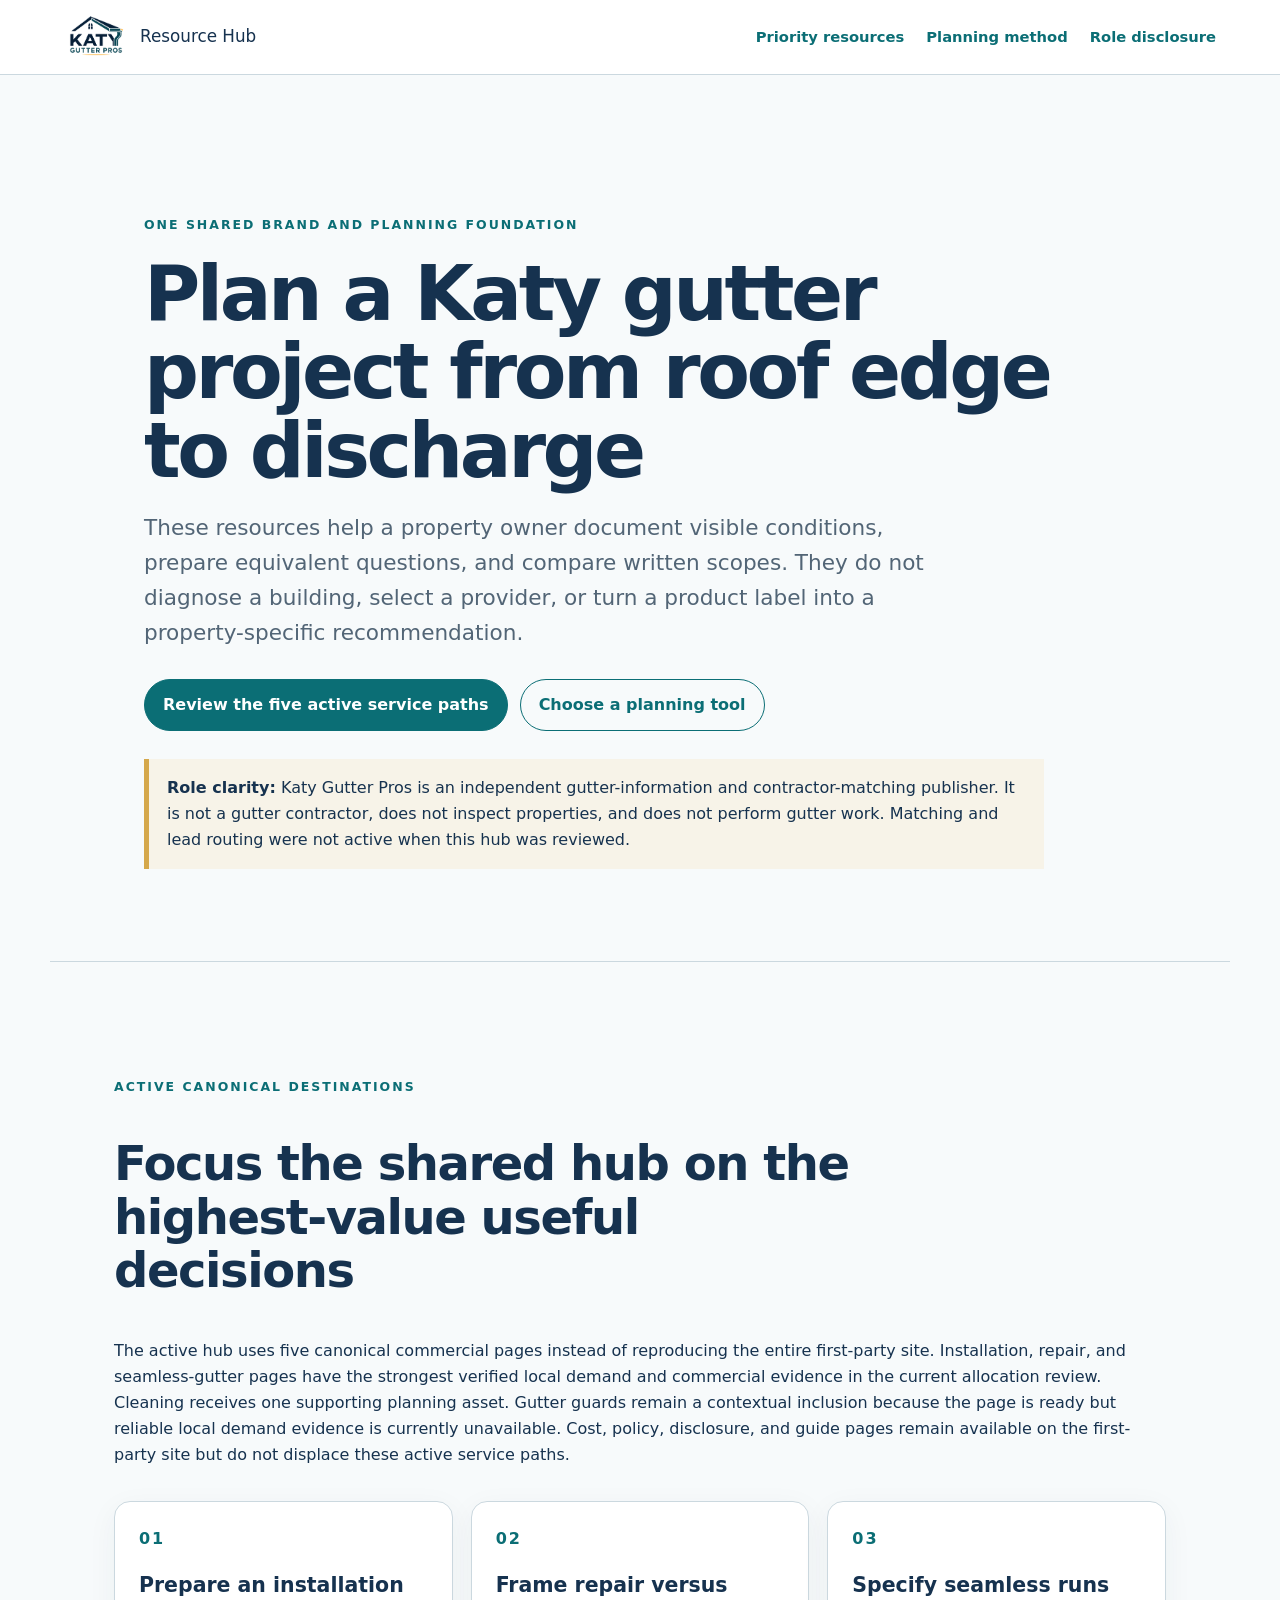
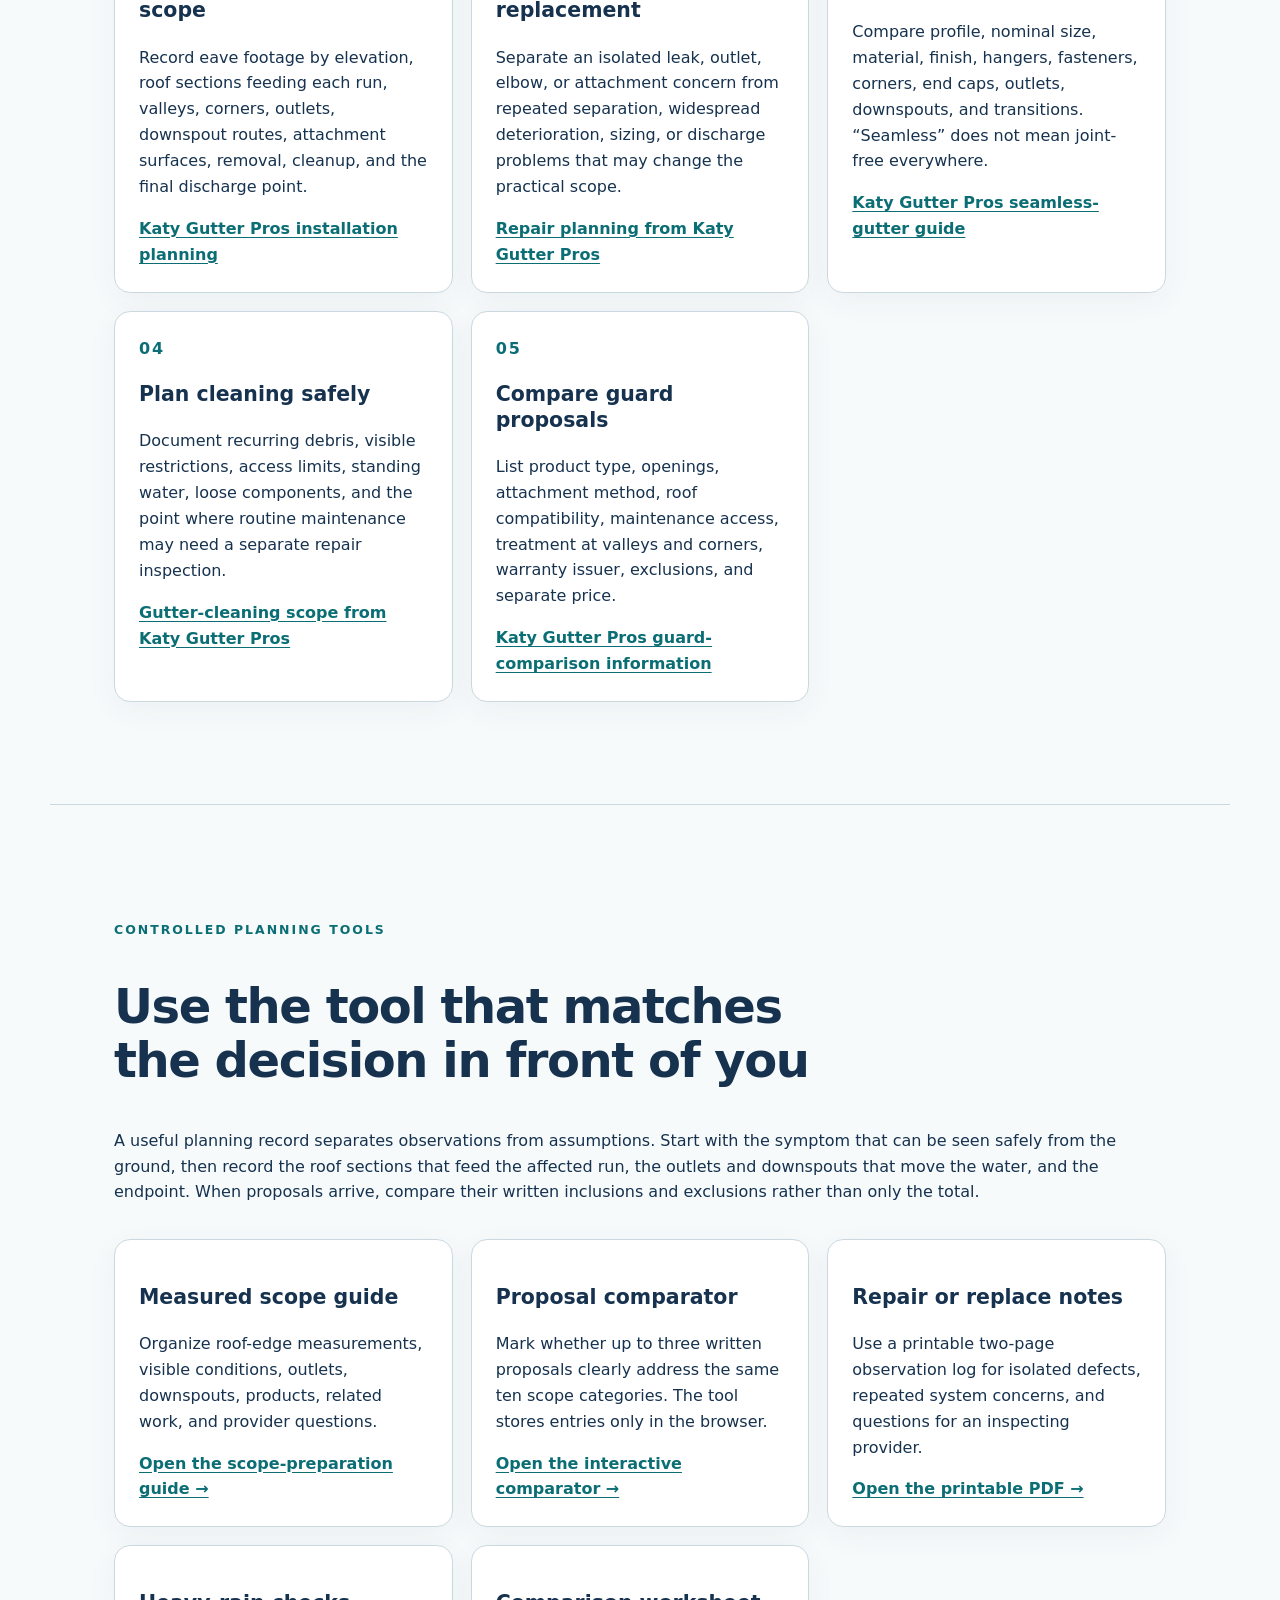
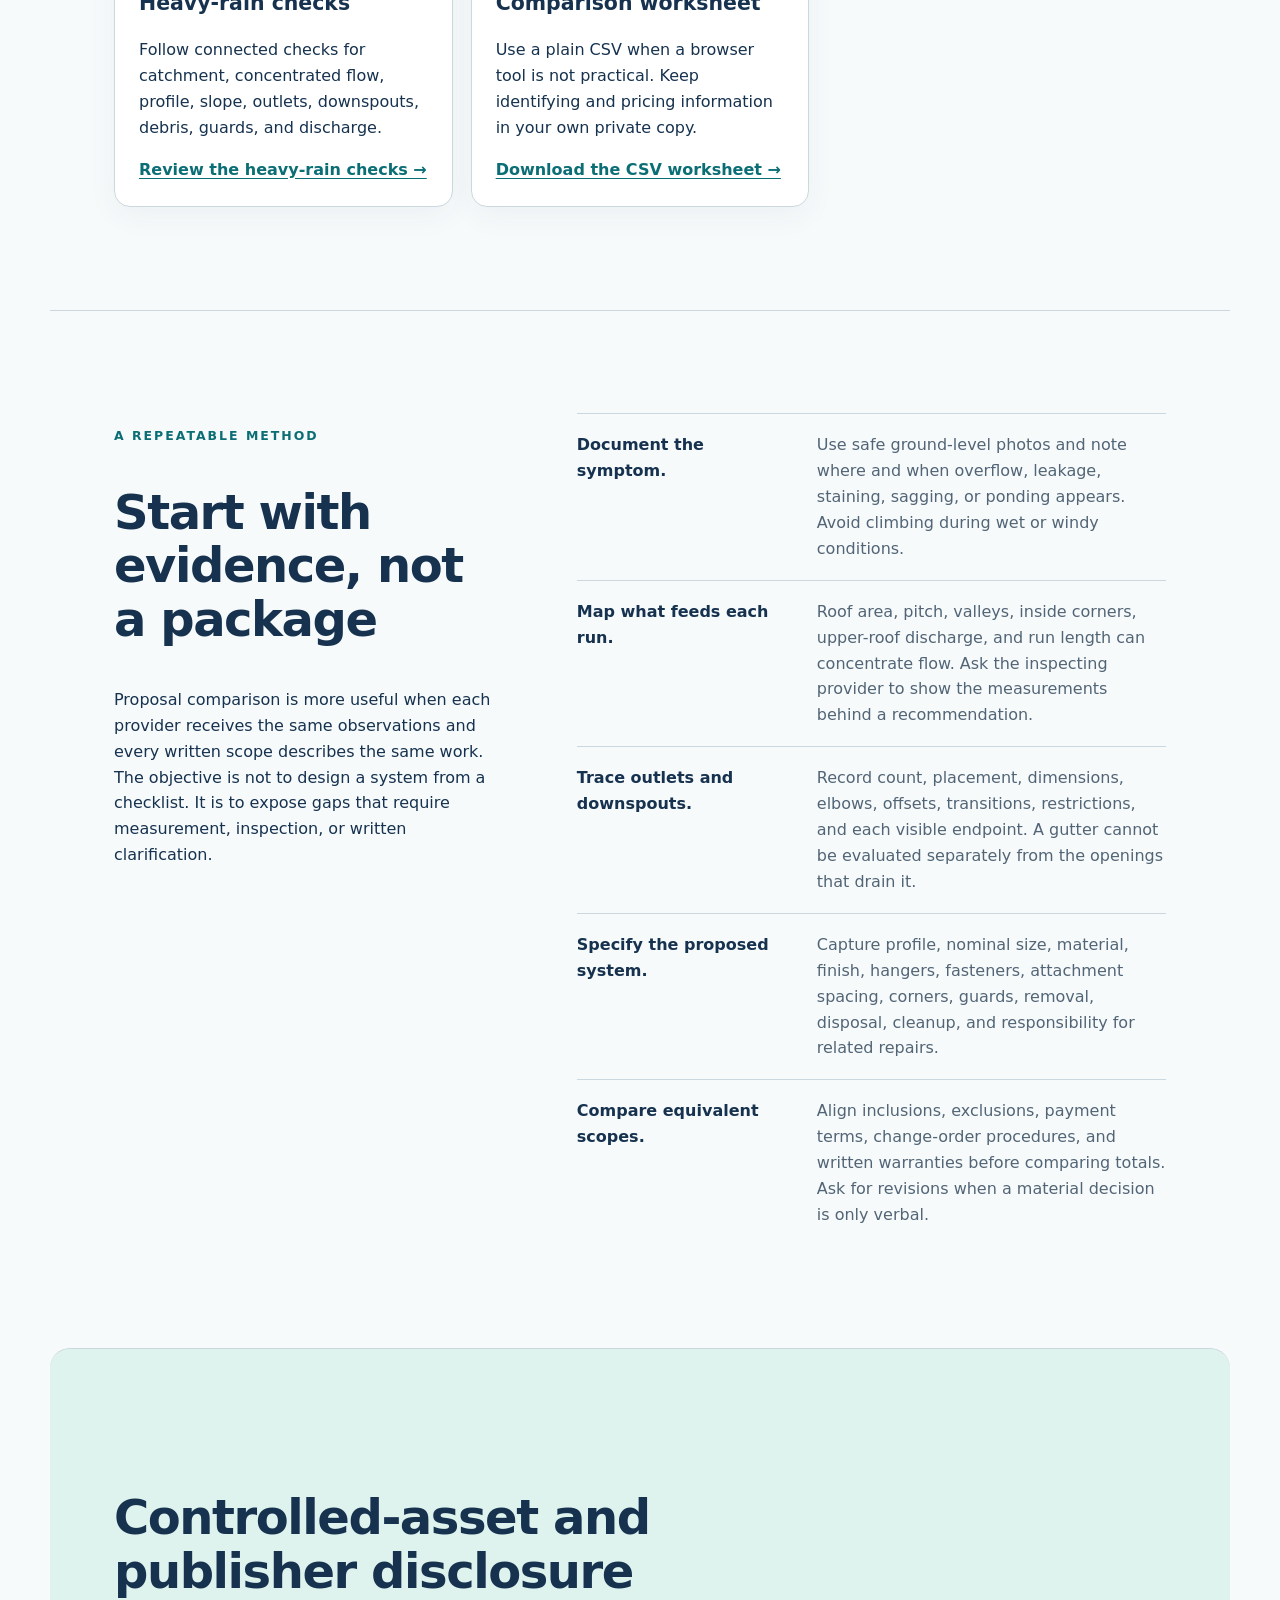
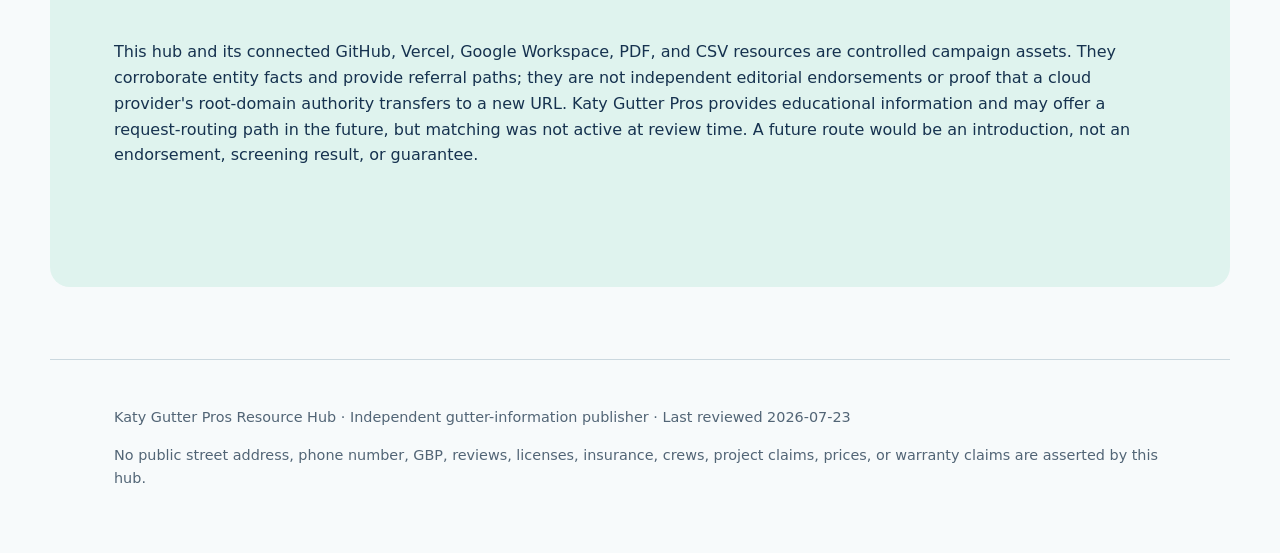
<file: index.html>
<!doctype html>
<html lang="en">
<head>
  <meta charset="utf-8">
  <meta name="viewport" content="width=device-width,initial-scale=1">
  <title>Katy Gutter Pros Resource Hub | Planning Checklists</title>
  <meta name="description" content="A shared Katy Gutter Pros planning hub for documenting gutter conditions, preparing measured scopes, and comparing installation, repair, seamless, cleaning, and guard decisions.">
  <meta name="robots" content="index,follow">
  <link rel="canonical" href="https://archer-clawbot.github.io/katy-gutter-pros-cloud-resources/">
  <link rel="stylesheet" href="styles.css">
  <link rel="icon" href="assets/katy-gutter-pros-logo.png" type="image/png">
  <meta property="og:type" content="website">
  <meta property="og:title" content="Katy Gutter Pros Resource Hub">
  <meta property="og:description" content="Independent planning resources for Katy-area gutter decisions.">
  <meta property="og:url" content="https://archer-clawbot.github.io/katy-gutter-pros-cloud-resources/">
  <script type="application/ld+json">{
    "@context":"https://schema.org",
    "@graph":[
      {"@type":"Organization","@id":"https://katygutterpros.com/#organization","name":"Katy Gutter Pros","url":"https://katygutterpros.com/","description":"An independent Katy-area gutter-information and contractor-matching publisher. Katy Gutter Pros does not perform gutter work."},
      {"@type":"WebSite","@id":"https://archer-clawbot.github.io/katy-gutter-pros-cloud-resources/#website","url":"https://archer-clawbot.github.io/katy-gutter-pros-cloud-resources/","name":"Katy Gutter Pros Resource Hub","publisher":{"@id":"https://katygutterpros.com/#organization"},"inLanguage":"en-US"},
      {"@type":"CollectionPage","@id":"https://archer-clawbot.github.io/katy-gutter-pros-cloud-resources/#page","url":"https://archer-clawbot.github.io/katy-gutter-pros-cloud-resources/","name":"Katy Gutter Pros Resource Hub","isPartOf":{"@id":"https://archer-clawbot.github.io/katy-gutter-pros-cloud-resources/#website"},"about":{"@id":"https://katygutterpros.com/#organization"},"dateModified":"2026-07-23","inLanguage":"en-US"}
    ]
  }</script>
</head>
<body>
<header class="site-header">
  <div class="brand" aria-label="Katy Gutter Pros Resource Hub">
    <img src="assets/katy-gutter-pros-logo.png" alt="Katy Gutter Pros logo" width="140" height="100">
    <span>Resource Hub</span>
  </div>
  <nav aria-label="Primary"><a href="#resources">Priority resources</a><a href="#method">Planning method</a><a href="#disclosure">Role disclosure</a></nav>
</header>
<main>
  <section class="hero">
    <p class="eyebrow">One shared brand and planning foundation</p>
    <h1>Plan a Katy gutter project from roof edge to discharge</h1>
    <p class="lede">These resources help a property owner document visible conditions, prepare equivalent questions, and compare written scopes. They do not diagnose a building, select a provider, or turn a product label into a property-specific recommendation.</p>
    <div class="actions"><a class="button primary" href="#resources">Review the five active service paths</a><a class="button" href="#tools">Choose a planning tool</a></div>
    <p class="role-note"><strong>Role clarity:</strong> Katy Gutter Pros is an independent gutter-information and contractor-matching publisher. It is not a gutter contractor, does not inspect properties, and does not perform gutter work. Matching and lead routing were not active when this hub was reviewed.</p>
  </section>

  <section id="resources" class="section">
    <p class="eyebrow">Active canonical destinations</p>
    <h2>Focus the shared hub on the highest-value useful decisions</h2>
    <p>The active hub uses five canonical commercial pages instead of reproducing the entire first-party site. Installation, repair, and seamless-gutter pages have the strongest verified local demand and commercial evidence in the current allocation review. Cleaning receives one supporting planning asset. Gutter guards remain a contextual inclusion because the page is ready but reliable local demand evidence is currently unavailable. Cost, policy, disclosure, and guide pages remain available on the first-party site but do not displace these active service paths.</p>
    <div class="grid">
      <article class="card"><span class="number">01</span><h3>Prepare an installation scope</h3><p>Record eave footage by elevation, roof sections feeding each run, valleys, corners, outlets, downspout routes, attachment surfaces, removal, cleanup, and the final discharge point.</p><a href="https://katygutterpros.com/gutter-installation/">Katy Gutter Pros installation planning</a></article>
      <article class="card"><span class="number">02</span><h3>Frame repair versus replacement</h3><p>Separate an isolated leak, outlet, elbow, or attachment concern from repeated separation, widespread deterioration, sizing, or discharge problems that may change the practical scope.</p><a href="https://katygutterpros.com/gutter-repair/">Repair planning from Katy Gutter Pros</a></article>
      <article class="card"><span class="number">03</span><h3>Specify seamless runs</h3><p>Compare profile, nominal size, material, finish, hangers, fasteners, corners, end caps, outlets, downspouts, and transitions. “Seamless” does not mean joint-free everywhere.</p><a href="https://katygutterpros.com/seamless-gutters/">Katy Gutter Pros seamless-gutter guide</a></article>
      <article class="card"><span class="number">04</span><h3>Plan cleaning safely</h3><p>Document recurring debris, visible restrictions, access limits, standing water, loose components, and the point where routine maintenance may need a separate repair inspection.</p><a href="https://katygutterpros.com/gutter-cleaning/">Gutter-cleaning scope from Katy Gutter Pros</a></article>
      <article class="card"><span class="number">05</span><h3>Compare guard proposals</h3><p>List product type, openings, attachment method, roof compatibility, maintenance access, treatment at valleys and corners, warranty issuer, exclusions, and separate price.</p><a href="https://katygutterpros.com/gutter-guards/">Katy Gutter Pros guard-comparison information</a></article>
    </div>
  </section>

  <section id="tools" class="section">
    <p class="eyebrow">Controlled planning tools</p>
    <h2>Use the tool that matches the decision in front of you</h2>
    <p>A useful planning record separates observations from assumptions. Start with the symptom that can be seen safely from the ground, then record the roof sections that feed the affected run, the outlets and downspouts that move the water, and the endpoint. When proposals arrive, compare their written inclusions and exclusions rather than only the total.</p>
    <div class="grid">
      <article class="card"><h3>Measured scope guide</h3><p>Organize roof-edge measurements, visible conditions, outlets, downspouts, products, related work, and provider questions.</p><a href="scope-preparation.html">Open the scope-preparation guide →</a></article>
      <article class="card"><h3>Proposal comparator</h3><p>Mark whether up to three written proposals clearly address the same ten scope categories. The tool stores entries only in the browser.</p><a href="https://katy-gutter-estimate-comparator.vercel.app/">Open the interactive comparator →</a></article>
      <article class="card"><h3>Repair or replace notes</h3><p>Use a printable two-page observation log for isolated defects, repeated system concerns, and questions for an inspecting provider.</p><a href="assets/repair-or-replace-checklist.pdf">Open the printable PDF →</a></article>
      <article class="card"><h3>Heavy-rain checks</h3><p>Follow connected checks for catchment, concentrated flow, profile, slope, outlets, downspouts, debris, guards, and discharge.</p><a href="heavy-rain-planning.html">Review the heavy-rain checks →</a></article>
      <article class="card"><h3>Comparison worksheet</h3><p>Use a plain CSV when a browser tool is not practical. Keep identifying and pricing information in your own private copy.</p><a href="assets/estimate-comparison-worksheet.csv" download>Download the CSV worksheet →</a></article>
    </div>
  </section>

  <section id="method" class="section split">
    <div><p class="eyebrow">A repeatable method</p><h2>Start with evidence, not a package</h2><p>Proposal comparison is more useful when each provider receives the same observations and every written scope describes the same work. The objective is not to design a system from a checklist. It is to expose gaps that require measurement, inspection, or written clarification.</p></div>
    <ol class="steps">
      <li><strong>Document the symptom.</strong><span>Use safe ground-level photos and note where and when overflow, leakage, staining, sagging, or ponding appears. Avoid climbing during wet or windy conditions.</span></li>
      <li><strong>Map what feeds each run.</strong><span>Roof area, pitch, valleys, inside corners, upper-roof discharge, and run length can concentrate flow. Ask the inspecting provider to show the measurements behind a recommendation.</span></li>
      <li><strong>Trace outlets and downspouts.</strong><span>Record count, placement, dimensions, elbows, offsets, transitions, restrictions, and each visible endpoint. A gutter cannot be evaluated separately from the openings that drain it.</span></li>
      <li><strong>Specify the proposed system.</strong><span>Capture profile, nominal size, material, finish, hangers, fasteners, attachment spacing, corners, guards, removal, disposal, cleanup, and responsibility for related repairs.</span></li>
      <li><strong>Compare equivalent scopes.</strong><span>Align inclusions, exclusions, payment terms, change-order procedures, and written warranties before comparing totals. Ask for revisions when a material decision is only verbal.</span></li>
    </ol>
  </section>

  <section id="disclosure" class="section disclosure">
    <h2>Controlled-asset and publisher disclosure</h2>
    <p>This hub and its connected GitHub, Vercel, Google Workspace, PDF, and CSV resources are controlled campaign assets. They corroborate entity facts and provide referral paths; they are not independent editorial endorsements or proof that a cloud provider's root-domain authority transfers to a new URL. Katy Gutter Pros provides educational information and may offer a request-routing path in the future, but matching was not active at review time. A future route would be an introduction, not an endorsement, screening result, or guarantee.</p>
  </section>
</main>
<footer><p>Katy Gutter Pros Resource Hub · Independent gutter-information publisher · Last reviewed 2026-07-23</p><p>No public street address, phone number, GBP, reviews, licenses, insurance, crews, project claims, prices, or warranty claims are asserted by this hub.</p></footer>
</body>
</html>
</file>
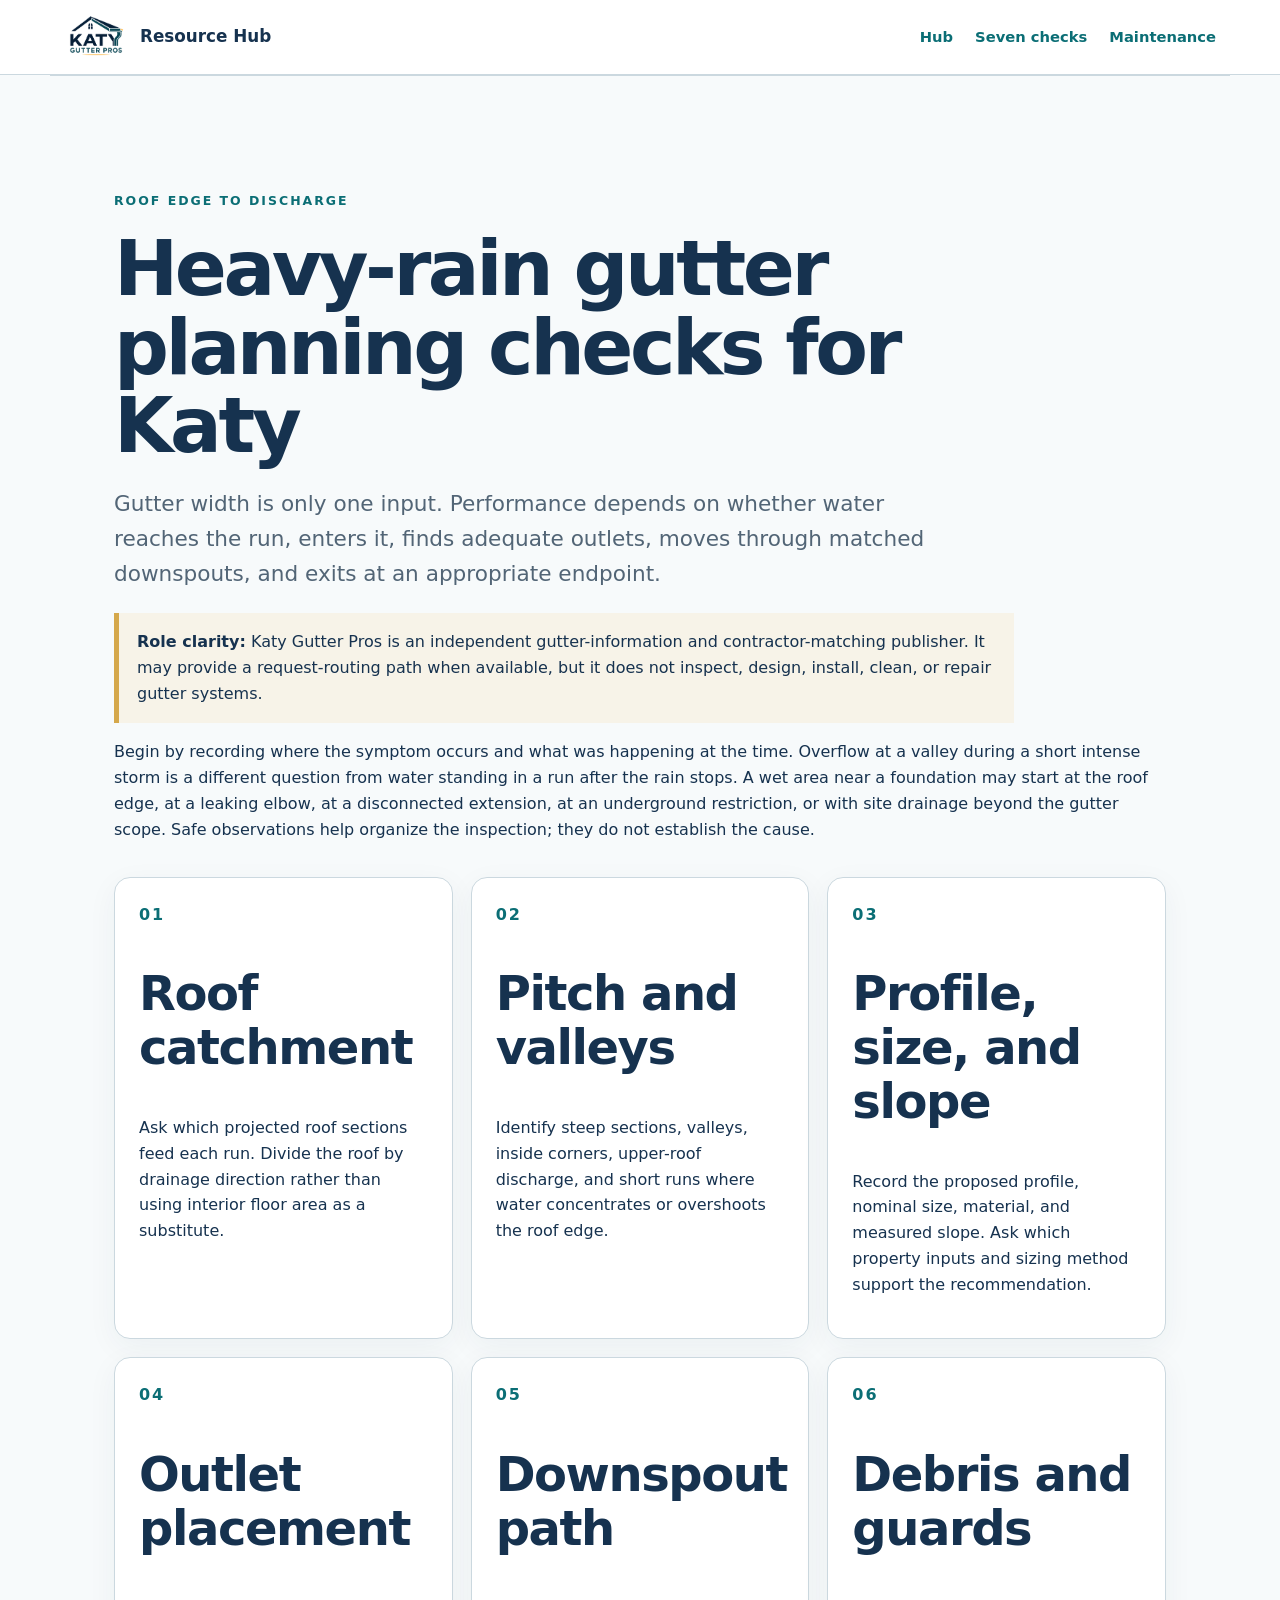
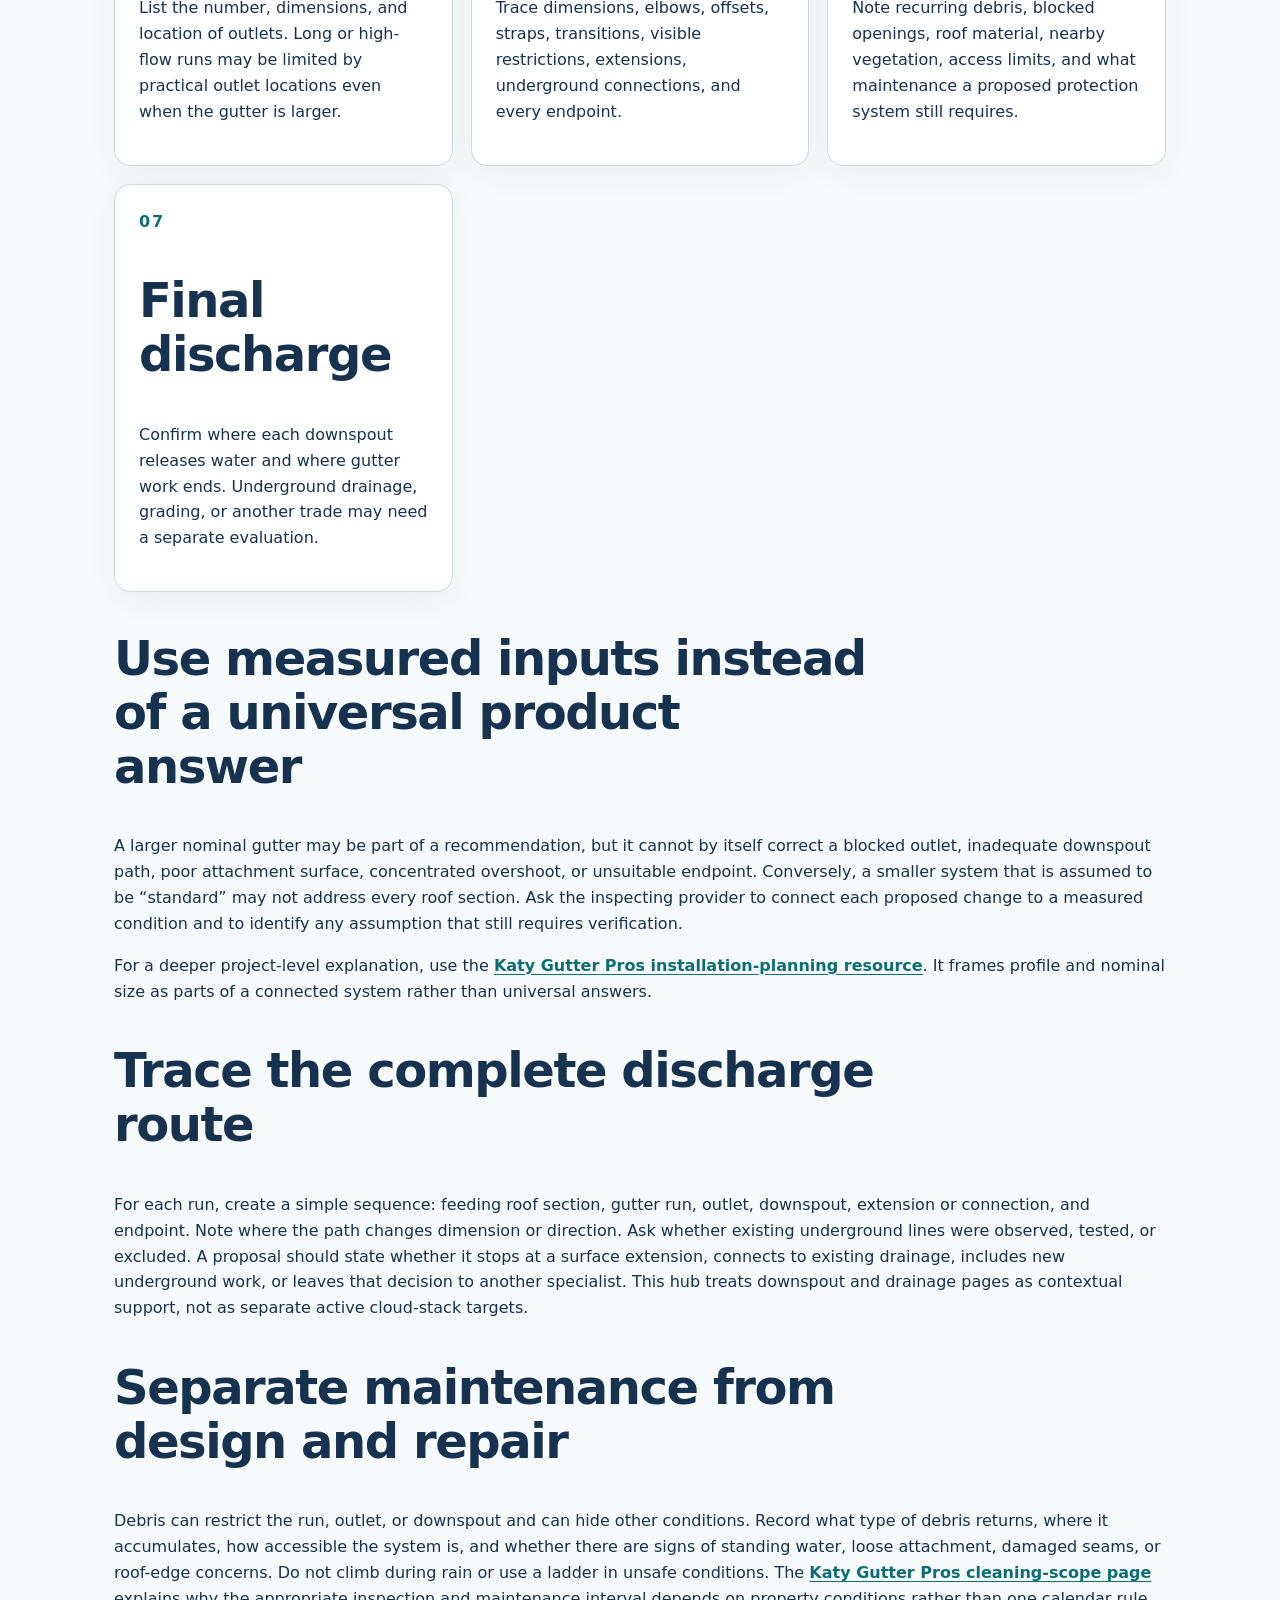
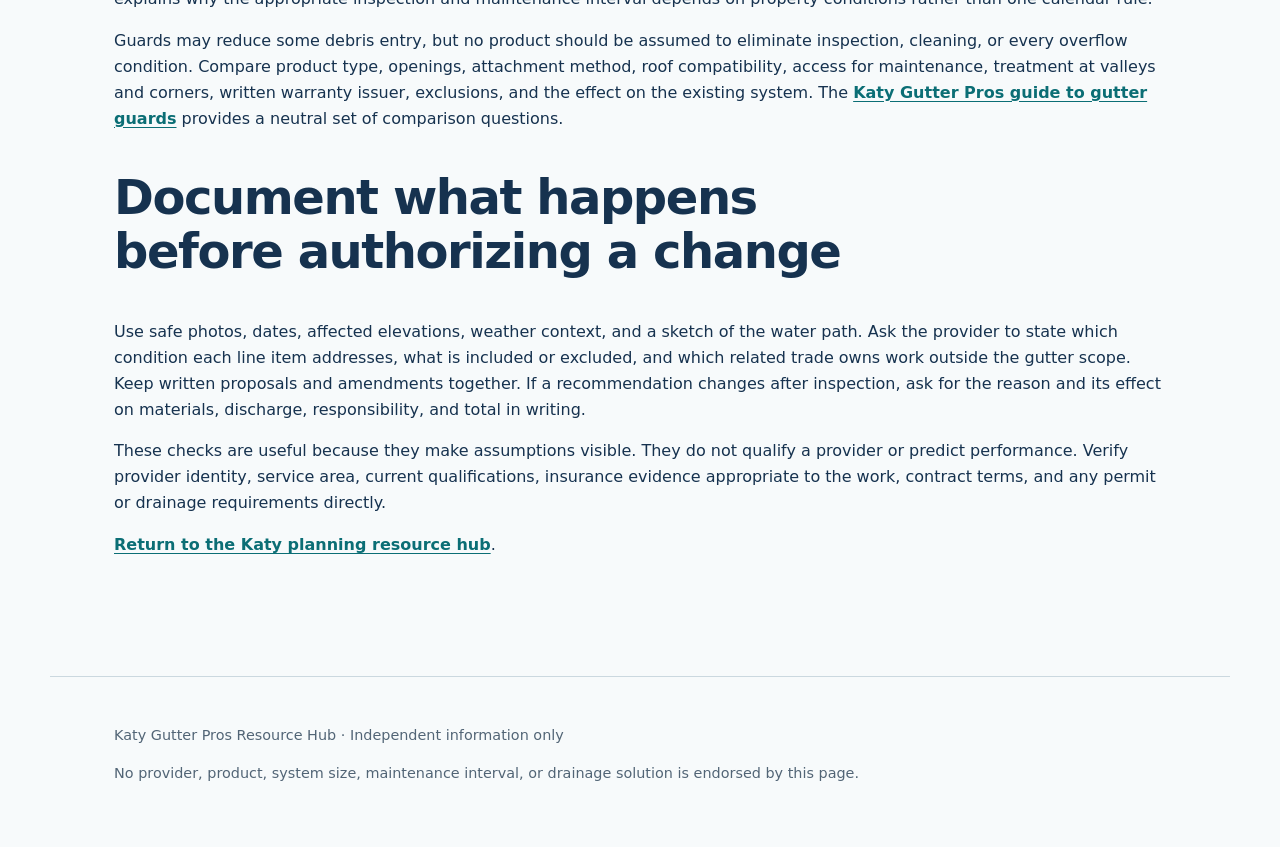
<file: heavy-rain-planning.html>
<!doctype html>
<html lang="en">
<head>
  <meta charset="utf-8">
  <meta name="viewport" content="width=device-width,initial-scale=1">
  <title>Heavy-Rain Gutter Planning Checks for Katy</title>
  <meta name="description" content="Connected planning checks for roof catchment, gutters, outlets, downspouts, cleaning, guards, and discharge during Katy rain.">
  <meta name="robots" content="index,follow">
  <link rel="canonical" href="https://archer-clawbot.github.io/katy-gutter-pros-cloud-resources/heavy-rain-planning.html">
  <link rel="stylesheet" href="styles.css">
  <link rel="icon" href="assets/katy-gutter-pros-logo.png" type="image/png">
  <script type="application/ld+json">{"@context":"https://schema.org","@type":"Article","headline":"Heavy-Rain Gutter Planning Checks for Katy","mainEntityOfPage":"https://archer-clawbot.github.io/katy-gutter-pros-cloud-resources/heavy-rain-planning.html","publisher":{"@type":"Organization","name":"Katy Gutter Pros","url":"https://katygutterpros.com/"},"inLanguage":"en-US"}</script>
</head>
<body>
<header class="site-header"><a class="brand" href="./"><img src="assets/katy-gutter-pros-logo.png" alt="Katy Gutter Pros logo" width="140" height="100"><span>Resource Hub</span></a><nav aria-label="Primary"><a href="./">Hub</a><a href="#checks">Seven checks</a><a href="#maintenance">Maintenance</a></nav></header>
<main><article class="section">
  <p class="eyebrow">Roof edge to discharge</p>
  <h1>Heavy-rain gutter planning checks for Katy</h1>
  <p class="lede">Gutter width is only one input. Performance depends on whether water reaches the run, enters it, finds adequate outlets, moves through matched downspouts, and exits at an appropriate endpoint.</p>
  <p class="role-note"><strong>Role clarity:</strong> Katy Gutter Pros is an independent gutter-information and contractor-matching publisher. It may provide a request-routing path when available, but it does not inspect, design, install, clean, or repair gutter systems.</p>

  <p>Begin by recording where the symptom occurs and what was happening at the time. Overflow at a valley during a short intense storm is a different question from water standing in a run after the rain stops. A wet area near a foundation may start at the roof edge, at a leaking elbow, at a disconnected extension, at an underground restriction, or with site drainage beyond the gutter scope. Safe observations help organize the inspection; they do not establish the cause.</p>

  <div id="checks" class="grid">
    <section class="card"><span class="number">01</span><h2>Roof catchment</h2><p>Ask which projected roof sections feed each run. Divide the roof by drainage direction rather than using interior floor area as a substitute.</p></section>
    <section class="card"><span class="number">02</span><h2>Pitch and valleys</h2><p>Identify steep sections, valleys, inside corners, upper-roof discharge, and short runs where water concentrates or overshoots the roof edge.</p></section>
    <section class="card"><span class="number">03</span><h2>Profile, size, and slope</h2><p>Record the proposed profile, nominal size, material, and measured slope. Ask which property inputs and sizing method support the recommendation.</p></section>
    <section class="card"><span class="number">04</span><h2>Outlet placement</h2><p>List the number, dimensions, and location of outlets. Long or high-flow runs may be limited by practical outlet locations even when the gutter is larger.</p></section>
    <section class="card"><span class="number">05</span><h2>Downspout path</h2><p>Trace dimensions, elbows, offsets, straps, transitions, visible restrictions, extensions, underground connections, and every endpoint.</p></section>
    <section class="card"><span class="number">06</span><h2>Debris and guards</h2><p>Note recurring debris, blocked openings, roof material, nearby vegetation, access limits, and what maintenance a proposed protection system still requires.</p></section>
    <section class="card"><span class="number">07</span><h2>Final discharge</h2><p>Confirm where each downspout releases water and where gutter work ends. Underground drainage, grading, or another trade may need a separate evaluation.</p></section>
  </div>

  <h2>Use measured inputs instead of a universal product answer</h2>
  <p>A larger nominal gutter may be part of a recommendation, but it cannot by itself correct a blocked outlet, inadequate downspout path, poor attachment surface, concentrated overshoot, or unsuitable endpoint. Conversely, a smaller system that is assumed to be “standard” may not address every roof section. Ask the inspecting provider to connect each proposed change to a measured condition and to identify any assumption that still requires verification.</p>
  <p>For a deeper project-level explanation, use the <a href="https://katygutterpros.com/gutter-installation/">Katy Gutter Pros installation-planning resource</a>. It frames profile and nominal size as parts of a connected system rather than universal answers.</p>

  <h2>Trace the complete discharge route</h2>
  <p>For each run, create a simple sequence: feeding roof section, gutter run, outlet, downspout, extension or connection, and endpoint. Note where the path changes dimension or direction. Ask whether existing underground lines were observed, tested, or excluded. A proposal should state whether it stops at a surface extension, connects to existing drainage, includes new underground work, or leaves that decision to another specialist. This hub treats downspout and drainage pages as contextual support, not as separate active cloud-stack targets.</p>

  <h2 id="maintenance">Separate maintenance from design and repair</h2>
  <p>Debris can restrict the run, outlet, or downspout and can hide other conditions. Record what type of debris returns, where it accumulates, how accessible the system is, and whether there are signs of standing water, loose attachment, damaged seams, or roof-edge concerns. Do not climb during rain or use a ladder in unsafe conditions. The <a href="https://katygutterpros.com/gutter-cleaning/">Katy Gutter Pros cleaning-scope page</a> explains why the appropriate inspection and maintenance interval depends on property conditions rather than one calendar rule.</p>
  <p>Guards may reduce some debris entry, but no product should be assumed to eliminate inspection, cleaning, or every overflow condition. Compare product type, openings, attachment method, roof compatibility, access for maintenance, treatment at valleys and corners, written warranty issuer, exclusions, and the effect on the existing system. The <a href="https://katygutterpros.com/gutter-guards/">Katy Gutter Pros guide to gutter guards</a> provides a neutral set of comparison questions.</p>

  <h2>Document what happens before authorizing a change</h2>
  <p>Use safe photos, dates, affected elevations, weather context, and a sketch of the water path. Ask the provider to state which condition each line item addresses, what is included or excluded, and which related trade owns work outside the gutter scope. Keep written proposals and amendments together. If a recommendation changes after inspection, ask for the reason and its effect on materials, discharge, responsibility, and total in writing.</p>
  <p>These checks are useful because they make assumptions visible. They do not qualify a provider or predict performance. Verify provider identity, service area, current qualifications, insurance evidence appropriate to the work, contract terms, and any permit or drainage requirements directly.</p>
  <p><a href="./">Return to the Katy planning resource hub</a>.</p>
</article></main>
<footer><p>Katy Gutter Pros Resource Hub · Independent information only</p><p>No provider, product, system size, maintenance interval, or drainage solution is endorsed by this page.</p></footer>
</body>
</html>
</file>
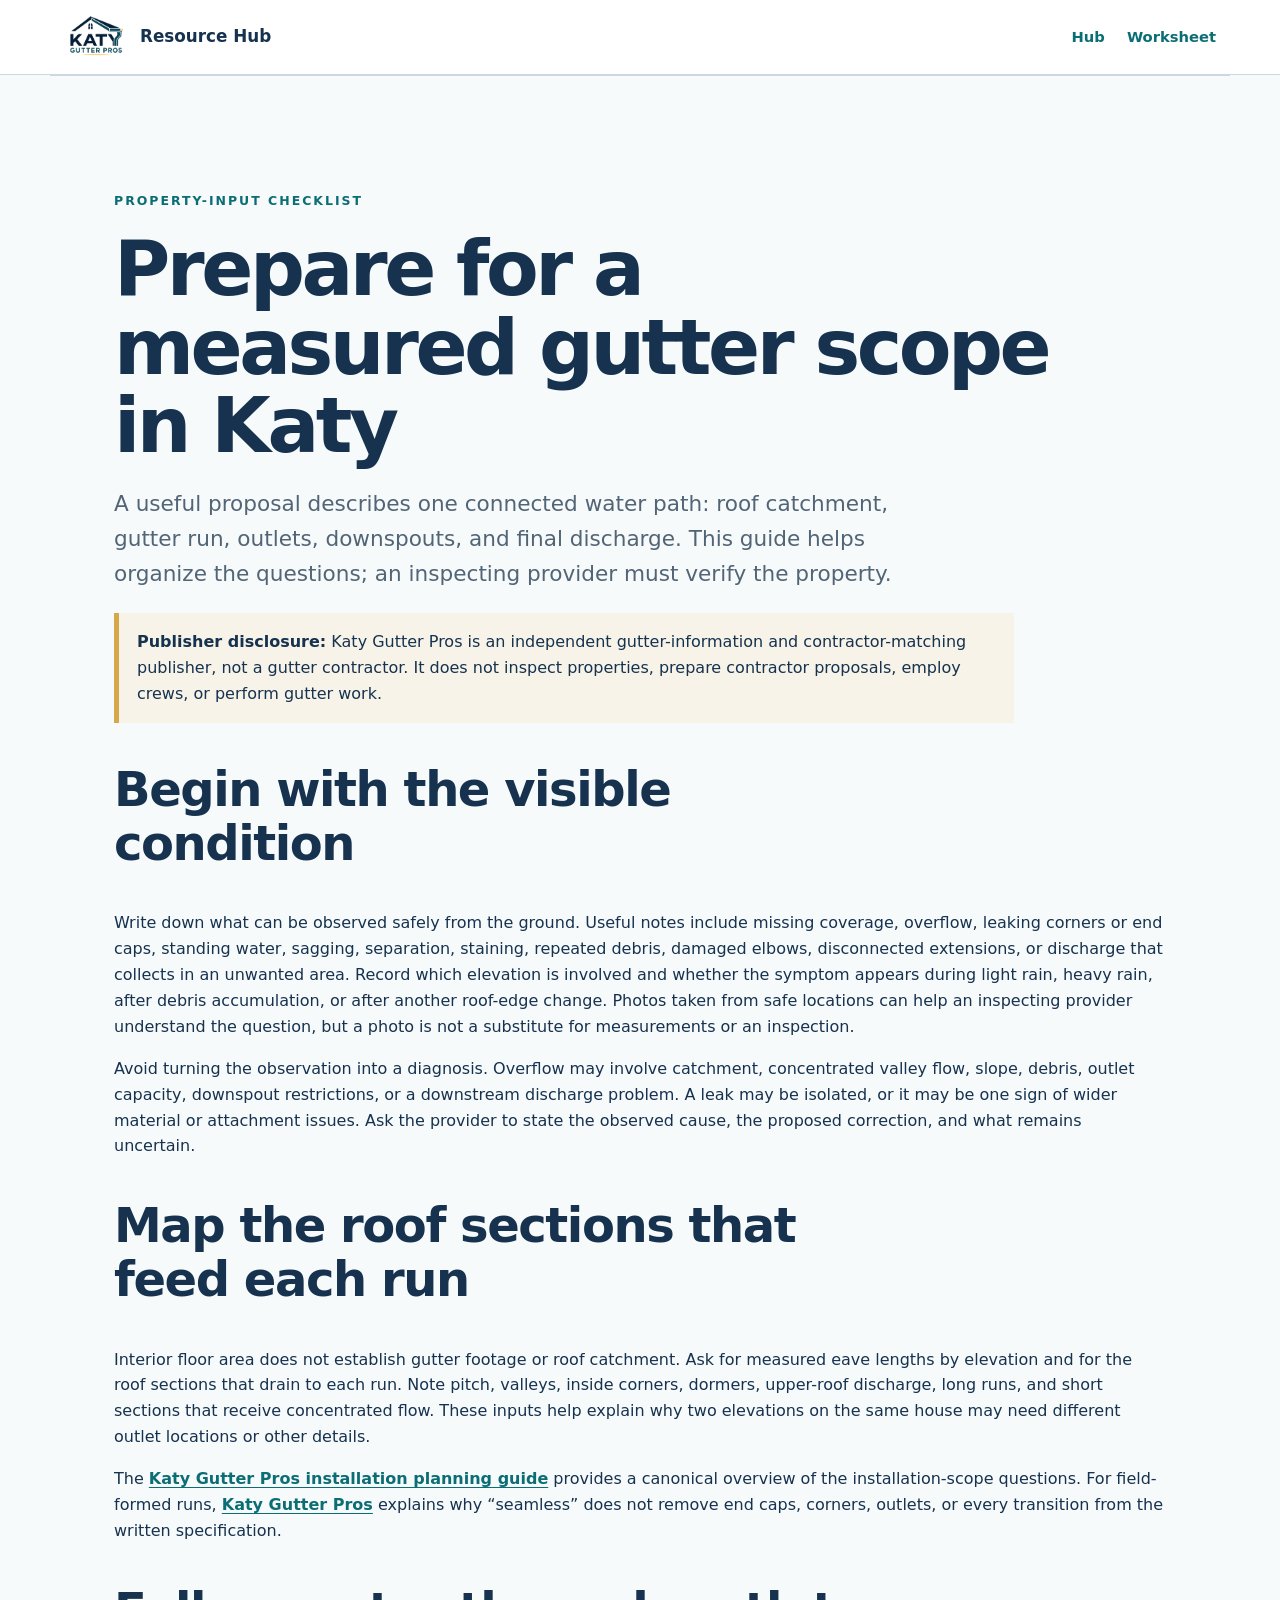
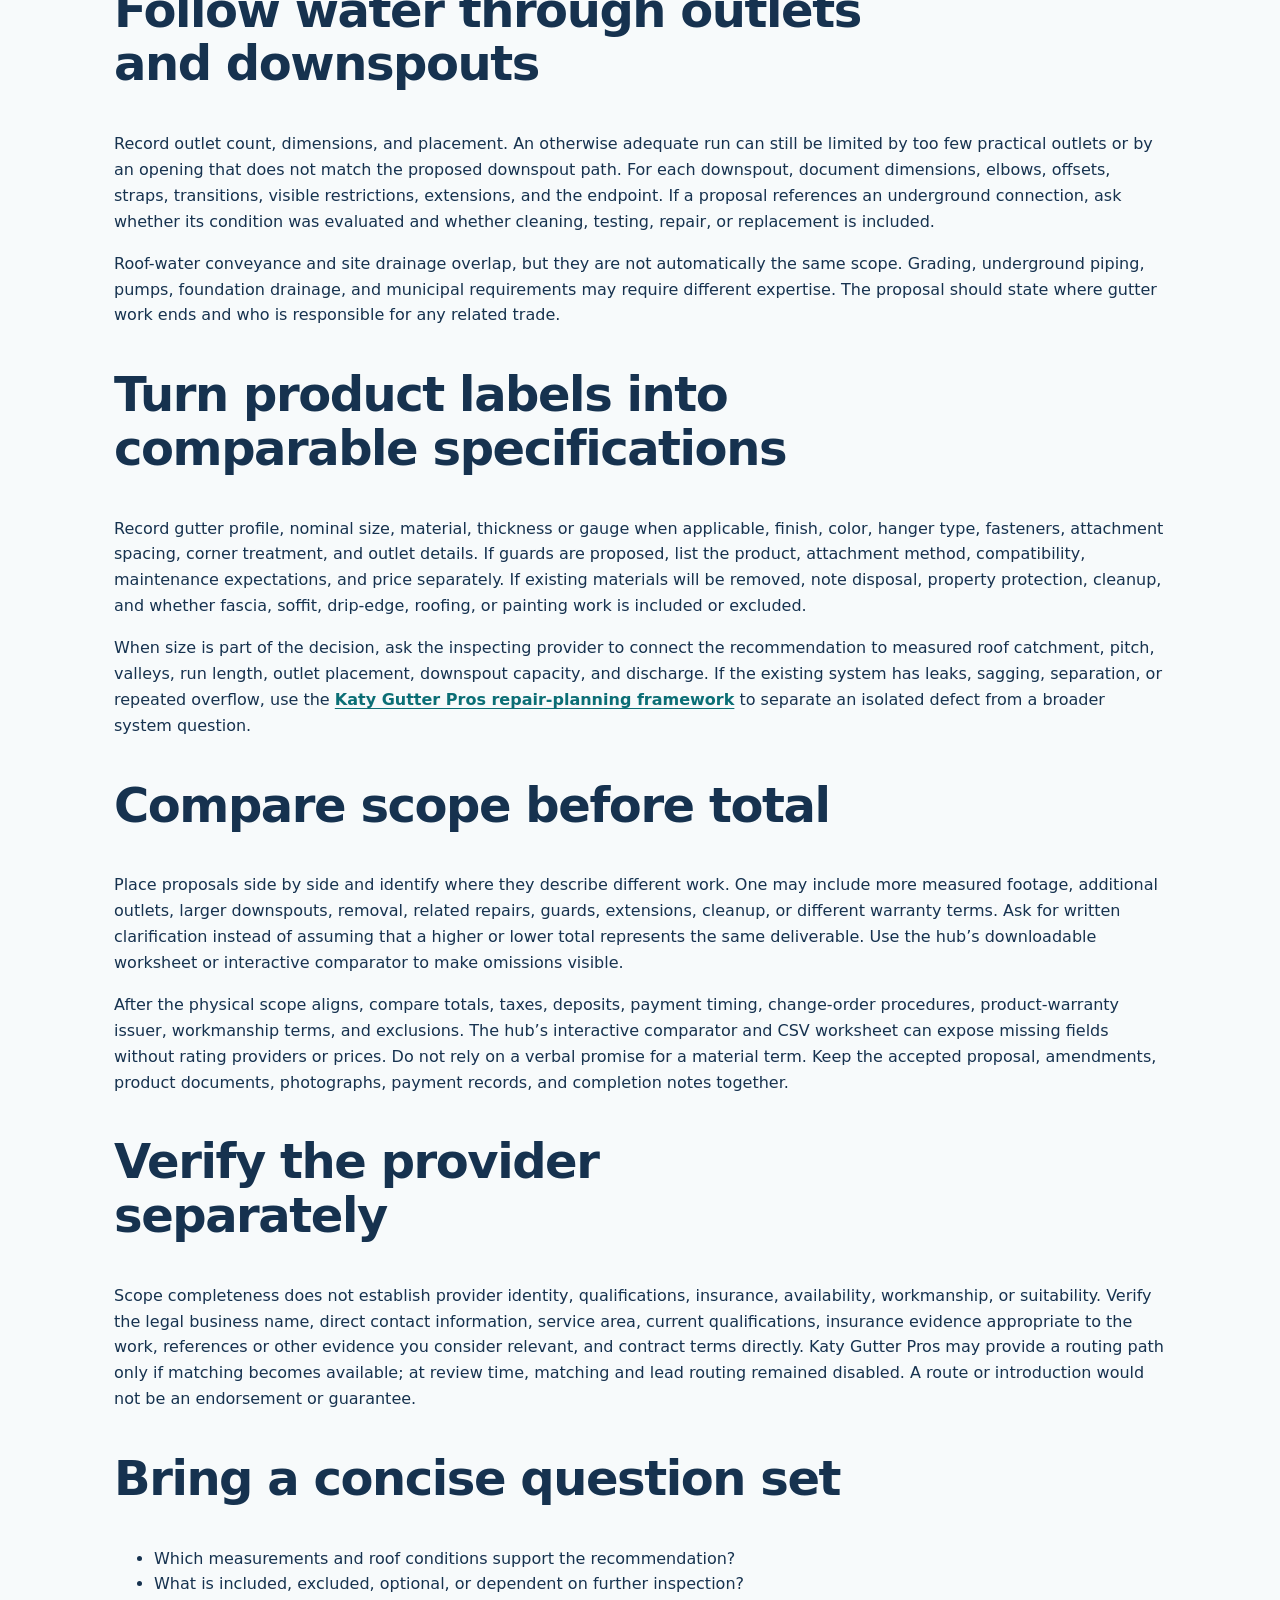
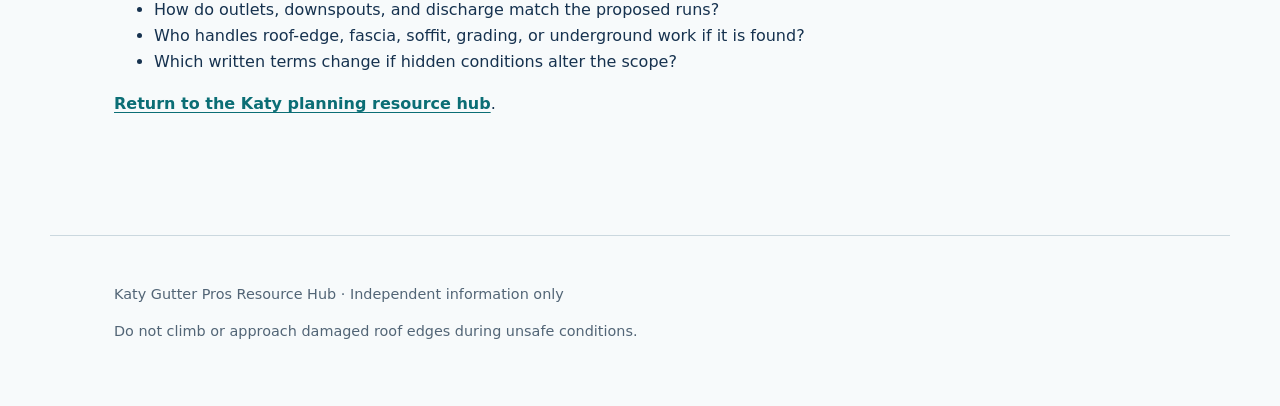
<file: scope-preparation.html>
<!doctype html>
<html lang="en">
<head>
  <meta charset="utf-8">
  <meta name="viewport" content="width=device-width,initial-scale=1">
  <title>Prepare for a Measured Gutter Scope in Katy</title>
  <meta name="description" content="A detailed property-input and proposal-preparation guide for comparing Katy gutter scopes without assuming a product, provider, or price.">
  <meta name="robots" content="index,follow">
  <link rel="canonical" href="https://archer-clawbot.github.io/katy-gutter-pros-cloud-resources/scope-preparation.html">
  <link rel="stylesheet" href="styles.css">
  <link rel="icon" href="assets/katy-gutter-pros-logo.png" type="image/png">
  <script type="application/ld+json">{"@context":"https://schema.org","@type":"Article","headline":"Prepare for a Measured Gutter Scope in Katy","mainEntityOfPage":"https://archer-clawbot.github.io/katy-gutter-pros-cloud-resources/scope-preparation.html","publisher":{"@type":"Organization","name":"Katy Gutter Pros","url":"https://katygutterpros.com/"},"inLanguage":"en-US"}</script>
</head>
<body>
<header class="site-header"><a class="brand" href="./"><img src="assets/katy-gutter-pros-logo.png" alt="Katy Gutter Pros logo" width="140" height="100"><span>Resource Hub</span></a><nav aria-label="Primary"><a href="./">Hub</a><a href="#worksheet">Worksheet</a></nav></header>
<main><article class="section">
  <p class="eyebrow">Property-input checklist</p>
  <h1>Prepare for a measured gutter scope in Katy</h1>
  <p class="lede">A useful proposal describes one connected water path: roof catchment, gutter run, outlets, downspouts, and final discharge. This guide helps organize the questions; an inspecting provider must verify the property.</p>
  <p class="role-note"><strong>Publisher disclosure:</strong> Katy Gutter Pros is an independent gutter-information and contractor-matching publisher, not a gutter contractor. It does not inspect properties, prepare contractor proposals, employ crews, or perform gutter work.</p>

  <h2>Begin with the visible condition</h2>
  <p>Write down what can be observed safely from the ground. Useful notes include missing coverage, overflow, leaking corners or end caps, standing water, sagging, separation, staining, repeated debris, damaged elbows, disconnected extensions, or discharge that collects in an unwanted area. Record which elevation is involved and whether the symptom appears during light rain, heavy rain, after debris accumulation, or after another roof-edge change. Photos taken from safe locations can help an inspecting provider understand the question, but a photo is not a substitute for measurements or an inspection.</p>
  <p>Avoid turning the observation into a diagnosis. Overflow may involve catchment, concentrated valley flow, slope, debris, outlet capacity, downspout restrictions, or a downstream discharge problem. A leak may be isolated, or it may be one sign of wider material or attachment issues. Ask the provider to state the observed cause, the proposed correction, and what remains uncertain.</p>

  <h2>Map the roof sections that feed each run</h2>
  <p>Interior floor area does not establish gutter footage or roof catchment. Ask for measured eave lengths by elevation and for the roof sections that drain to each run. Note pitch, valleys, inside corners, dormers, upper-roof discharge, long runs, and short sections that receive concentrated flow. These inputs help explain why two elevations on the same house may need different outlet locations or other details.</p>
  <p>The <a href="https://katygutterpros.com/gutter-installation/">Katy Gutter Pros installation planning guide</a> provides a canonical overview of the installation-scope questions. For field-formed runs, <a href="https://katygutterpros.com/seamless-gutters/">Katy Gutter Pros</a> explains why “seamless” does not remove end caps, corners, outlets, or every transition from the written specification.</p>

  <h2>Follow water through outlets and downspouts</h2>
  <p>Record outlet count, dimensions, and placement. An otherwise adequate run can still be limited by too few practical outlets or by an opening that does not match the proposed downspout path. For each downspout, document dimensions, elbows, offsets, straps, transitions, visible restrictions, extensions, and the endpoint. If a proposal references an underground connection, ask whether its condition was evaluated and whether cleaning, testing, repair, or replacement is included.</p>
  <p>Roof-water conveyance and site drainage overlap, but they are not automatically the same scope. Grading, underground piping, pumps, foundation drainage, and municipal requirements may require different expertise. The proposal should state where gutter work ends and who is responsible for any related trade.</p>

  <h2>Turn product labels into comparable specifications</h2>
  <p>Record gutter profile, nominal size, material, thickness or gauge when applicable, finish, color, hanger type, fasteners, attachment spacing, corner treatment, and outlet details. If guards are proposed, list the product, attachment method, compatibility, maintenance expectations, and price separately. If existing materials will be removed, note disposal, property protection, cleanup, and whether fascia, soffit, drip-edge, roofing, or painting work is included or excluded.</p>
  <p>When size is part of the decision, ask the inspecting provider to connect the recommendation to measured roof catchment, pitch, valleys, run length, outlet placement, downspout capacity, and discharge. If the existing system has leaks, sagging, separation, or repeated overflow, use the <a href="https://katygutterpros.com/gutter-repair/">Katy Gutter Pros repair-planning framework</a> to separate an isolated defect from a broader system question.</p>

  <h2 id="worksheet">Compare scope before total</h2>
  <p>Place proposals side by side and identify where they describe different work. One may include more measured footage, additional outlets, larger downspouts, removal, related repairs, guards, extensions, cleanup, or different warranty terms. Ask for written clarification instead of assuming that a higher or lower total represents the same deliverable. Use the hub’s downloadable worksheet or interactive comparator to make omissions visible.</p>
  <p>After the physical scope aligns, compare totals, taxes, deposits, payment timing, change-order procedures, product-warranty issuer, workmanship terms, and exclusions. The hub’s interactive comparator and CSV worksheet can expose missing fields without rating providers or prices. Do not rely on a verbal promise for a material term. Keep the accepted proposal, amendments, product documents, photographs, payment records, and completion notes together.</p>

  <h2>Verify the provider separately</h2>
  <p>Scope completeness does not establish provider identity, qualifications, insurance, availability, workmanship, or suitability. Verify the legal business name, direct contact information, service area, current qualifications, insurance evidence appropriate to the work, references or other evidence you consider relevant, and contract terms directly. Katy Gutter Pros may provide a routing path only if matching becomes available; at review time, matching and lead routing remained disabled. A route or introduction would not be an endorsement or guarantee.</p>

  <h2>Bring a concise question set</h2>
  <ul>
    <li>Which measurements and roof conditions support the recommendation?</li>
    <li>What is included, excluded, optional, or dependent on further inspection?</li>
    <li>How do outlets, downspouts, and discharge match the proposed runs?</li>
    <li>Who handles roof-edge, fascia, soffit, grading, or underground work if it is found?</li>
    <li>Which written terms change if hidden conditions alter the scope?</li>
  </ul>
  <p><a href="./">Return to the Katy planning resource hub</a>.</p>
</article></main>
<footer><p>Katy Gutter Pros Resource Hub · Independent information only</p><p>Do not climb or approach damaged roof edges during unsafe conditions.</p></footer>
</body>
</html>
</file>
<file: styles.css>
:root{--ink:#16324f;--teal:#0b6e75;--mint:#dff3ee;--sand:#f7f3e8;--line:#cbd8df;--muted:#526576;--white:#fff}*{box-sizing:border-box}body{margin:0;font-family:Inter,ui-sans-serif,system-ui,-apple-system,BlinkMacSystemFont,"Segoe UI",sans-serif;color:var(--ink);background:#f7fafb;line-height:1.62}a{color:var(--teal);font-weight:700;text-underline-offset:3px}.site-header{display:flex;align-items:center;justify-content:space-between;gap:24px;padding:14px clamp(20px,5vw,72px);background:var(--white);border-bottom:1px solid var(--line);position:sticky;top:0;z-index:2}.brand{display:flex;align-items:center;gap:12px;text-decoration:none;color:var(--ink);font-size:1.05rem}.brand img{width:64px;height:46px;object-fit:contain}.site-header nav{display:flex;gap:22px}.site-header nav a{text-decoration:none;font-size:.92rem}.hero,.section,footer{max-width:1180px;margin:auto;padding:clamp(56px,8vw,104px) clamp(20px,5vw,72px)}.hero{max-width:1120px;padding-top:clamp(72px,10vw,132px);padding-bottom:76px}.eyebrow{text-transform:uppercase;letter-spacing:.16em;font-weight:800;font-size:.78rem;color:var(--teal)}h1{font-size:clamp(2.4rem,6vw,5.1rem);line-height:1.02;letter-spacing:-.045em;max-width:950px;margin:.25em 0}.lede{font-size:clamp(1.08rem,2vw,1.35rem);max-width:820px;color:var(--muted)}.actions{display:flex;gap:12px;flex-wrap:wrap;margin:28px 0}.button{display:inline-block;padding:12px 18px;border:1px solid var(--teal);border-radius:999px;text-decoration:none}.button.primary{background:var(--teal);color:var(--white)}.role-note{background:var(--sand);border-left:5px solid #d5a84b;padding:16px 18px;max-width:900px}.section{border-top:1px solid var(--line)}h2{font-size:clamp(1.8rem,4vw,3rem);line-height:1.12;letter-spacing:-.03em;max-width:760px}h3{font-size:1.28rem;line-height:1.25}.grid{display:grid;grid-template-columns:repeat(3,minmax(0,1fr));gap:18px;margin-top:34px}.card{background:var(--white);border:1px solid var(--line);border-radius:16px;padding:24px;box-shadow:0 8px 30px rgba(22,50,79,.05)}.number{font-weight:900;color:var(--teal);letter-spacing:.12em}.split{display:grid;grid-template-columns:.8fr 1.2fr;gap:70px}.steps{list-style:none;padding:0;margin:0}.steps li{display:grid;grid-template-columns:220px 1fr;gap:20px;padding:18px 0;border-top:1px solid var(--line)}.steps span{color:var(--muted)}.link-list{display:grid;grid-template-columns:repeat(2,minmax(0,1fr));gap:14px 32px;padding-left:20px}.disclosure{background:var(--mint);border-radius:20px;margin-bottom:72px}.disclosure a{color:#07585f}footer{border-top:1px solid var(--line);font-size:.9rem;color:var(--muted);padding-top:32px;padding-bottom:48px}@media(max-width:850px){.grid{grid-template-columns:1fr 1fr}.split{grid-template-columns:1fr;gap:20px}.site-header nav{display:none}}@media(max-width:580px){.grid{grid-template-columns:1fr}.steps li{grid-template-columns:1fr;gap:4px}.link-list{grid-template-columns:1fr}.hero,.section{padding-left:20px;padding-right:20px}}
</file>
